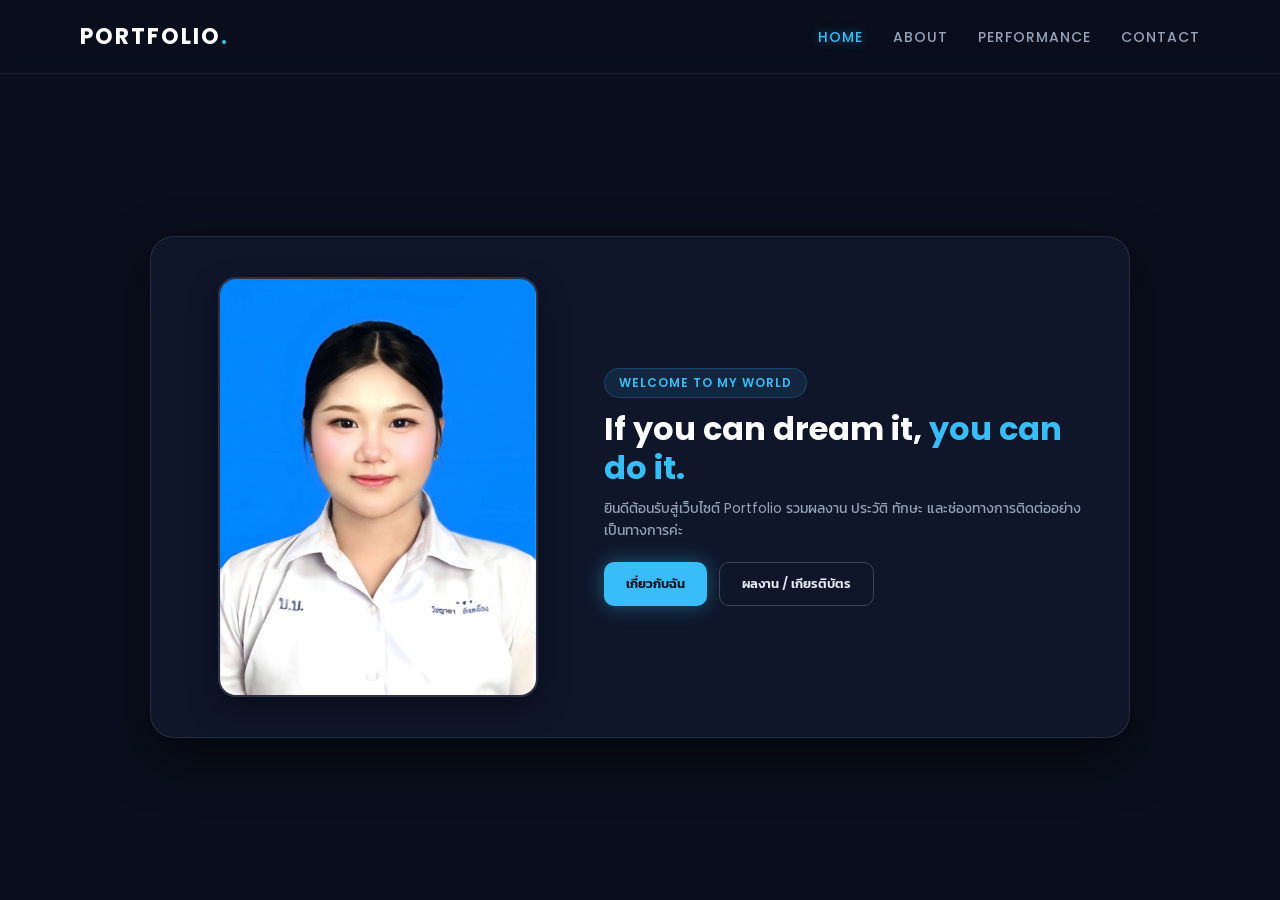
<file: index.html>
<!DOCTYPE html>
<html lang="th">
<head>
    <meta charset="UTF-8">
    <meta name="viewport" content="width=device-width, initial-scale=1.0">
    <title>Portfolio - Wichayada.</title>
    <link rel="stylesheet" href="style.css">
    <link href="https://fonts.googleapis.com/css2?family=Kanit:wght@300;400;500;600&family=Poppins:wght@400;600;700&display=swap" rel="stylesheet">
</head>
<body>
    <header class="navbar">
        <div class="logo">PORTFOLIO<span>.</span></div>
        <nav>
            <ul>
                <li><a href="index.html" class="active">HOME</a></li>
                <li><a href="about.html">ABOUT</a></li>
                <li><a href="service.html">PERFORMANCE</a></li>
                <li><a href="contact.html">CONTACT</a></li>
            </ul>
        </nav>
    </header>

    <main class="page-wrapper">
        <div class="main-card">
            <div class="card-image">
                <img src="IMG_5016.jpg" alt="Profile Image">
            </div>
            <div class="card-content">
                <span class="tag">WELCOME TO MY WORLD</span>
                <h1>If you can dream it, <span>you can do it.</span></h1>
                <p>ยินดีต้อนรับสู่เว็บไซต์ Portfolio รวมผลงาน ประวัติ ทักษะ และช่องทางการติดต่ออย่างเป็นทางการค่ะ</p>
                <div class="button-group">
                    <a href="about.html" class="btn btn-glow">เกี่ยวกับฉัน</a>
                    <a href="service.html" class="btn btn-outline">ผลงาน / เกียรติบัตร</a>
                </div>
            </div>
        </div>
    </main>
</body>
</html>
</file>
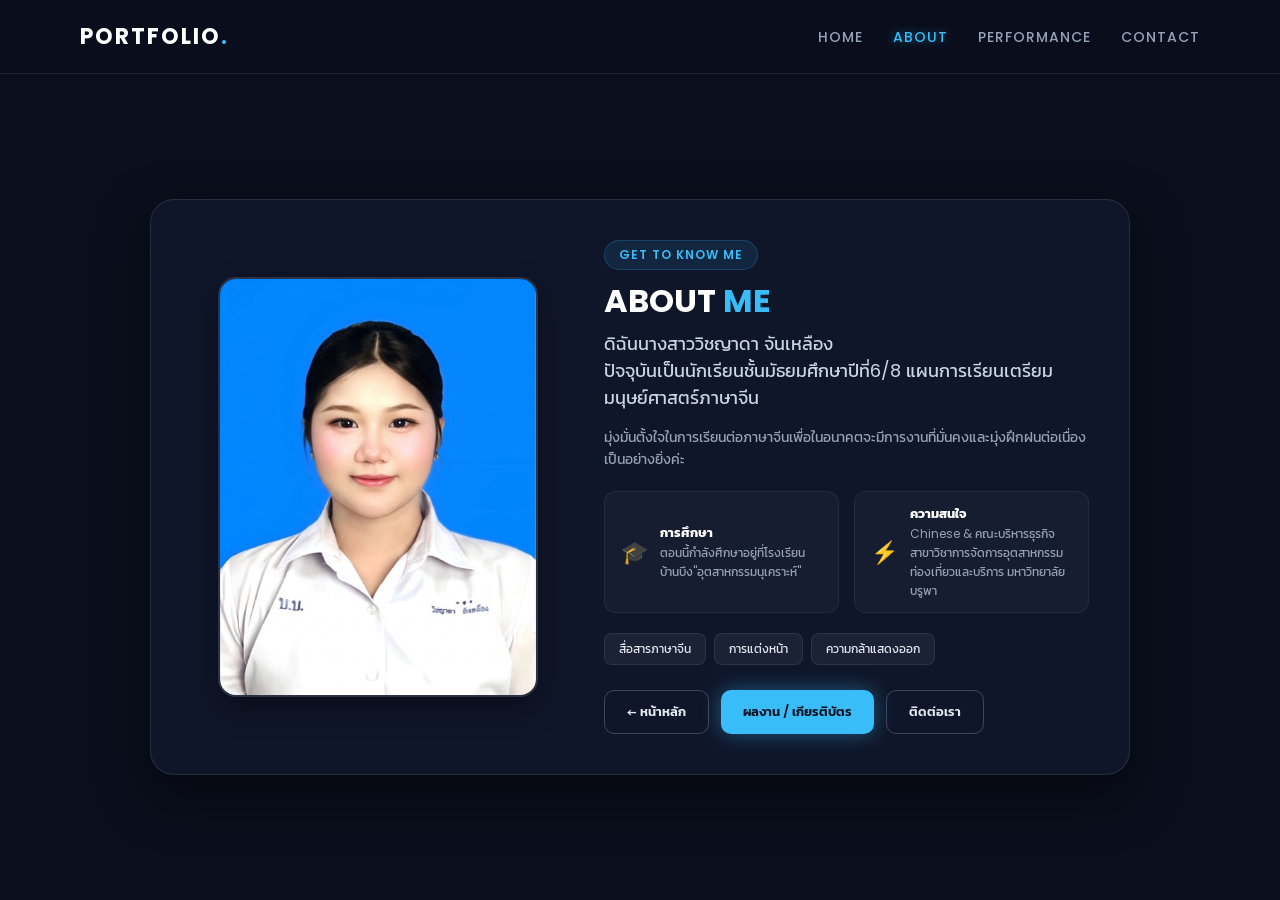
<file: about.html>
<!DOCTYPE html>
<html lang="th">
<head>
    <meta charset="UTF-8">
    <meta name="viewport" content="width=device-width, initial-scale=1.0">
    <title>Portfolio - About Me</title>
    <link rel="stylesheet" href="style.css">
    <link href="https://fonts.googleapis.com/css2?family=Kanit:wght@300;400;500;600&family=Poppins:wght@400;600;700&display=swap" rel="stylesheet">
</head>
<body>
    <header class="navbar">
        <div class="logo">PORTFOLIO<span>.</span></div>
        <nav>
            <ul>
                <li><a href="index.html">HOME</a></li>
                <li><a href="about.html" class="active">ABOUT</a></li>
                <li><a href="service.html">PERFORMANCE</a></li>
                <li><a href="contact.html">CONTACT</a></li>
            </ul>
        </nav>
    </header>

    <main class="page-wrapper">
        <div class="main-card">
            <div class="card-image">
                <img src="IMG_5016.jpg" alt="Profile Image">
            </div>
            <div class="card-content">
                <span class="tag">GET TO KNOW ME</span>
                <h1>ABOUT <span>ME</span></h1>
                <h2>ดิฉันนางสาววิชญาดา จันเหลือง<br>ปัจจุบันเป็นนักเรียนชั้นมัธยมศึกษาปีที่6/8 แผนการเรียนเตรียมมนุษย์ศาสตร์ภาษาจีน</h2>
                <p class="description">
                    มุ่งมั่นตั้งใจในการเรียนต่อภาษาจีนเพื่อในอนาคตจะมีการงานที่มั่นคงและมุ่งฝึกฝนต่อเนื่องเป็นอย่างยิ่งค่ะ
                </p>

                <div class="info-grid">
                    <div class="info-box">
                        <span class="icon">🎓</span>
                        <div>
                            <strong>การศึกษา</strong>
                            <p>ตอนนี้กำลังศึกษาอยู่ที่โรงเรียนบ้านบึง"อุตสาหกรรมนุเคราะห์"</p>
                        </div>
                    </div>
                    <div class="info-box">
                        <span class="icon">⚡</span>
                        <div>
                            <strong>ความสนใจ</strong>
                            <p>Chinese & คณะบริหารธุรกิจ สาขาวิชาการจัดการอุตสาหกรรมท่องเที่ยวและบริการ มหาวิทยาลัยบรูพา</p>
                        </div>
                    </div>
                </div>

                <div class="skills">
                    <span class="skill-badge">สื่อสารภาษาจีน</span>
                    <span class="skill-badge">การแต่งหน้า</span>
                    <span class="skill-badge">ความกล้าแสดงออก</span>
                </div>

                <div class="button-group">
                    <a href="index.html" class="btn btn-outline">← หน้าหลัก</a>
                    <a href="service.html" class="btn btn-glow">ผลงาน / เกียรติบัตร</a>
                    <a href="contact.html" class="btn btn-outline">ติดต่อเรา</a>
                </div>
            </div>
        </div>
    </main>
</body>
</html>
</file>
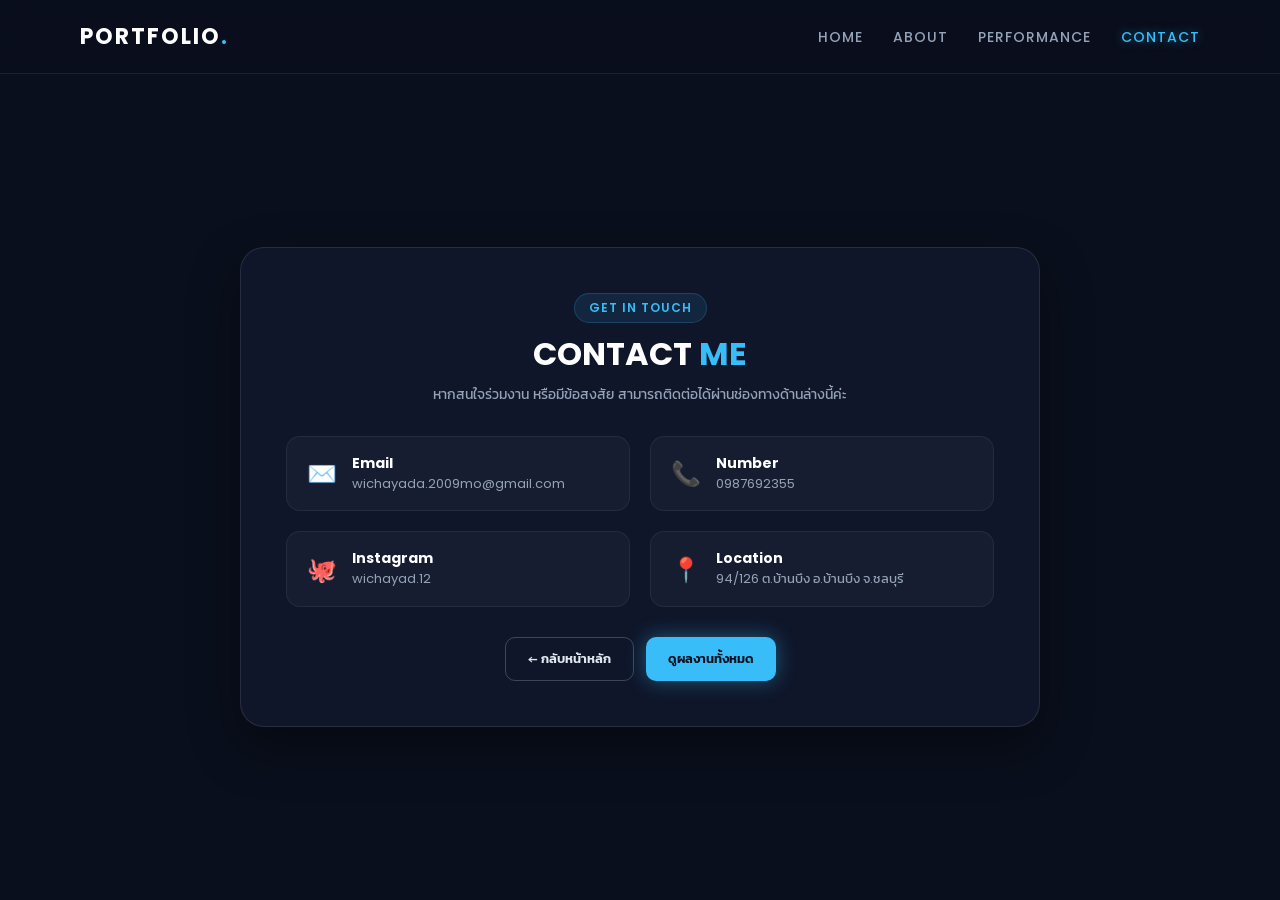
<file: contact.html>
<!DOCTYPE html>
<html lang="th">
<head>
    <meta charset="UTF-8">
    <meta name="viewport" content="width=device-width, initial-scale=1.0">
    <title>Portfolio - Contact</title>
    <link rel="stylesheet" href="style.css">
    <link href="https://fonts.googleapis.com/css2?family=Kanit:wght@300;400;500;600&family=Poppins:wght@400;600;700&display=swap" rel="stylesheet">
</head>
<body>
    <header class="navbar">
        <div class="logo">PORTFOLIO<span>.</span></div>
        <nav>
            <ul>
                <li><a href="index.html">HOME</a></li>
                <li><a href="about.html">ABOUT</a></li>
                <li><a href="service.html">PERFORMANCE</a></li>
                <li><a href="contact.html" class="active">CONTACT</a></li>
            </ul>
        </nav>
    </header>

    <main class="page-wrapper">
        <div class="contact-card">
            <div class="section-header">
                <span class="tag">GET IN TOUCH</span>
                <h1>CONTACT <span>ME</span></h1>
                <p>หากสนใจร่วมงาน หรือมีข้อสงสัย สามารถติดต่อได้ผ่านช่องทางด้านล่างนี้ค่ะ</p>
            </div>

            <div class="contact-grid">
                <div class="contact-item">
                    <span class="icon">✉️</span>
                    <div>
                        <strong>Email</strong>
                        <p>wichayada.2009mo@gmail.com</p>
                    </div>
                </div>
                <div class="contact-item">
                    <span class="icon">📞</span>
                    <div>
                        <strong>Number</strong>
                        <p>0987692355</p>
                    </div>
                </div>
                <div class="contact-item">
                    <span class="icon">🐙</span>
                    <div>
                        <strong>Instagram</strong>
                        <p>wichayad.12</p>
                    </div>
                </div>
                <div class="contact-item">
                    <span class="icon">📍</span>
                    <div>
                        <strong>Location</strong>
                        <p>94/126 ต.บ้านบึง อ.บ้านบึง จ.ชลบุรี</p>
                    </div>
                </div>
            </div>

            <div class="button-group center-buttons">
                <a href="index.html" class="btn btn-outline">← กลับหน้าหลัก</a>
                <a href="service.html" class="btn btn-glow">ดูผลงานทั้งหมด</a>
            </div>
        </div>
    </main>
</body>
</html>
</file>
<file: style.css>
/* ==================== Reset & General Settings ==================== */
* {
    margin: 0;
    padding: 0;
    box-sizing: border-box;
    font-family: 'Poppins', 'Kanit', sans-serif;
}

body {
    background-color: #0a0f1d;
    color: #e2e8f0;
    min-height: 100vh;
    display: flex;
    flex-direction: column;
}

/* ==================== Navigation Bar ==================== */
.navbar {
    display: flex;
    justify-content: space-between;
    align-items: center;
    padding: 20px 80px;
    background: rgba(10, 15, 29, 0.9);
    backdrop-filter: blur(10px);
    border-bottom: 1px solid rgba(255, 255, 255, 0.08);
    position: sticky;
    top: 0;
    z-index: 100;
}

.logo {
    font-size: 22px;
    font-weight: 700;
    letter-spacing: 2px;
    color: #ffffff;
}

.logo span {
    color: #38bdf8;
}

nav ul {
    display: flex;
    list-style: none;
    gap: 30px;
}

nav ul li a {
    text-decoration: none;
    color: #94a3b8;
    font-size: 14px;
    font-weight: 500;
    letter-spacing: 1px;
    transition: all 0.3s ease;
}

nav ul li a:hover, nav ul li a.active {
    color: #38bdf8;
    text-shadow: 0 0 10px rgba(56, 189, 248, 0.5);
}

/* ==================== Center Wrapper ==================== */
.page-wrapper {
    flex: 1;
    display: flex;
    justify-content: center;
    align-items: center;
    padding: 40px 20px;
}

.column-layout {
    flex-direction: column;
}

/* ==================== Main Cards (Index & About) ==================== */
.main-card {
    display: flex;
    align-items: center;
    gap: 40px;
    max-width: 980px;
    width: 100%;
    background: rgba(18, 26, 47, 0.75);
    border: 1px solid rgba(255, 255, 255, 0.1);
    padding: 40px;
    border-radius: 24px;
    box-shadow: 0 20px 50px rgba(0, 0, 0, 0.5);
    backdrop-filter: blur(12px);
}

/* จัดสเกลรูปภาพทั้ง POK.jpg และ IMG_5016.jpg ให้เข้ากรอบพอดีข้อความ */
.card-image {
    flex: 1;
    display: flex;
    justify-content: center;
    align-items: center;
}

.card-image img {
    width: 100%;
    max-width: 320px;
    height: 420px;
    object-fit: cover;
    object-position: center;
    border-radius: 18px;
    border: 2px solid rgba(255, 255, 255, 0.12);
    box-shadow: 0 12px 30px rgba(0, 0, 0, 0.4);
}

.card-content {
    flex: 1.3;
}

/* ==================== Text & Badges ==================== */
.tag {
    background: rgba(56, 189, 248, 0.1);
    color: #38bdf8;
    padding: 5px 14px;
    border-radius: 20px;
    font-size: 12px;
    font-weight: 600;
    letter-spacing: 1px;
    display: inline-block;
    margin-bottom: 12px;
    border: 1px solid rgba(56, 189, 248, 0.2);
}

h1 {
    font-size: 32px;
    color: #ffffff;
    line-height: 1.2;
    margin-bottom: 10px;
}

h1 span {
    color: #38bdf8;
}

h2 {
    font-size: 18px;
    color: #cbd5e1;
    font-weight: 400;
    margin-bottom: 15px;
}

p {
    color: #94a3b8;
    font-size: 14px;
    line-height: 1.6;
    margin-bottom: 20px;
}

/* ==================== Info & Skills ==================== */
.info-grid {
    display: flex;
    gap: 15px;
    margin-bottom: 20px;
}

.info-box {
    display: flex;
    align-items: center;
    gap: 12px;
    background: rgba(255, 255, 255, 0.03);
    border: 1px solid rgba(255, 255, 255, 0.06);
    padding: 12px 16px;
    border-radius: 12px;
    flex: 1;
}

.info-box .icon {
    font-size: 22px;
}

.info-box strong {
    font-size: 13px;
    color: #ffffff;
    display: block;
}

.info-box p {
    font-size: 12px;
    margin: 0;
}

.skills {
    display: flex;
    gap: 8px;
    flex-wrap: wrap;
    margin-bottom: 25px;
}

.skill-badge {
    background: rgba(255, 255, 255, 0.05);
    color: #e2e8f0;
    padding: 6px 14px;
    border-radius: 8px;
    font-size: 12px;
    border: 1px solid rgba(255, 255, 255, 0.08);
}

/* ==================== Buttons ==================== */
.button-group {
    display: flex;
    gap: 12px;
    flex-wrap: wrap;
}

.btn {
    padding: 11px 22px;
    border-radius: 10px;
    font-size: 13px;
    font-weight: 600;
    text-decoration: none;
    transition: all 0.3s ease;
    display: inline-flex;
    align-items: center;
    justify-content: center;
}

.btn-glow {
    background: #38bdf8;
    color: #0a0f1d;
    box-shadow: 0 0 20px rgba(56, 189, 248, 0.4);
}

.btn-glow:hover {
    background: #0284c7;
    color: #ffffff;
    box-shadow: 0 0 30px rgba(56, 189, 248, 0.7);
}

.btn-outline {
    background: transparent;
    color: #e2e8f0;
    border: 1px solid rgba(255, 255, 255, 0.2);
}

.btn-outline:hover {
    background: rgba(255, 255, 255, 0.1);
    border-color: #38bdf8;
    color: #38bdf8;
}

.center-buttons {
    justify-content: center;
    margin-top: 30px;
}

/* ==================== Services & Contact Styling ==================== */
.section-header {
    text-align: center;
    margin-bottom: 30px;
}

.services-grid {
    display: flex;
    gap: 20px;
    width: 100%;
    justify-content: center;
    flex-wrap: wrap;
    max-width: 1000px;
}

.service-card {
    flex: 1;
    min-width: 260px;
    max-width: 310px;
    background: rgba(18, 26, 47, 0.75);
    border: 1px solid rgba(255, 255, 255, 0.1);
    padding: 30px;
    border-radius: 18px;
    box-shadow: 0 10px 30px rgba(0, 0, 0, 0.3);
    backdrop-filter: blur(10px);
    transition: all 0.3s ease;
}

.service-card:hover {
    transform: translateY(-5px);
    border-color: rgba(56, 189, 248, 0.4);
    box-shadow: 0 15px 35px rgba(56, 189, 248, 0.15);
}

.card-icon {
    font-size: 36px;
    margin-bottom: 15px;
}

.service-card h3 {
    color: #ffffff;
    font-size: 18px;
    margin-bottom: 10px;
}

.service-card p {
    margin-bottom: 0;
    font-size: 13px;
}

.contact-card {
    background: rgba(18, 26, 47, 0.75);
    border: 1px solid rgba(255, 255, 255, 0.1);
    padding: 45px;
    border-radius: 24px;
    box-shadow: 0 20px 50px rgba(0, 0, 0, 0.4);
    backdrop-filter: blur(12px);
    max-width: 800px;
    width: 100%;
}

.contact-grid {
    display: grid;
    grid-template-columns: repeat(auto-fit, minmax(230px, 1fr));
    gap: 20px;
    margin-top: 20px;
}

.contact-item {
    display: flex;
    align-items: center;
    gap: 15px;
    background: rgba(255, 255, 255, 0.03);
    border: 1px solid rgba(255, 255, 255, 0.06);
    padding: 16px 20px;
    border-radius: 14px;
}

.contact-item .icon {
    font-size: 24px;
}

.contact-item strong {
    color: #ffffff;
    font-size: 14px;
    display: block;
}

.contact-item p {
    margin: 0;
    font-size: 13px;
    color: #94a3b8;
}/* ==================== ปรับขนาดรูปภาพหน้า About ให้เล็กลง ==================== */

/* ปรับความกว้างของรูปฝั่ง About ให้กะทัดรัดขึ้น */
.about-card .card-image img {
    max-width: 240px;       /* ปรับลดความกว้าง (จากเดิม 320px) */
    height: 320px;          /* ปรับลดความสูงลงให้ได้สัดส่วนพอดี (จากเดิม 420px) */
    object-fit: cover;
    object-position: center;
}

/* ปรับความกว้างรวมของการ์ดให้กระชับเข้าตามขนาดรูป */
.about-card {
    max-width: 850px;
    padding: 30px;
}
/* ==================== ปรับไอคอนรูปภาพในหน้า Service ==================== */

.card-icon {
    margin-bottom: 15px;
    display: flex;
    align-items: center;
}

.card-icon img {
    width: 48px;            /* กำหนดความกว้างของไอคอน */
    height: 48px;           /* กำหนดความสูงของไอคอน */
    object-fit: contain;     /* รักษา สัดส่วนรูป ไม่ให้เบี้ยว */
}
/* ==================== จัดขนาดรูปภาพผลงานในหน้า PERFORMANCE ให้เท่ากัน ==================== */

/* ปรับพื้นที่ส่วนใส่รูปให้เต็มความกว้างการ์ด */
.service-card .card-icon {
    width: 100%;
    height: 200px;           /* ล็อกความสูงของพื้นที่รูปภาพให้เท่ากันทุกการ์ด */
    margin-bottom: 20px;
    overflow: hidden;
    border-radius: 12px;     /* ทำมุมโค้งให้รูปภาพดูนุ่มนวล */
}

/* ล็อกขนาดรูปภาพ DPU, MISS, LCH ให้เท่ากันเป๊ะทุกรูป */
.service-card .card-icon img {
    width: 100%;
    height: 100%;
    object-fit: cover;       /* ครอปรูปให้อยู่ในอัตราส่วนที่พอดี ไม่ยืดหรือแบน */
    object-position: center; /* จัดจุดโฟกัสให้อยู่ตรงกลางภาพ */
}
</file>
